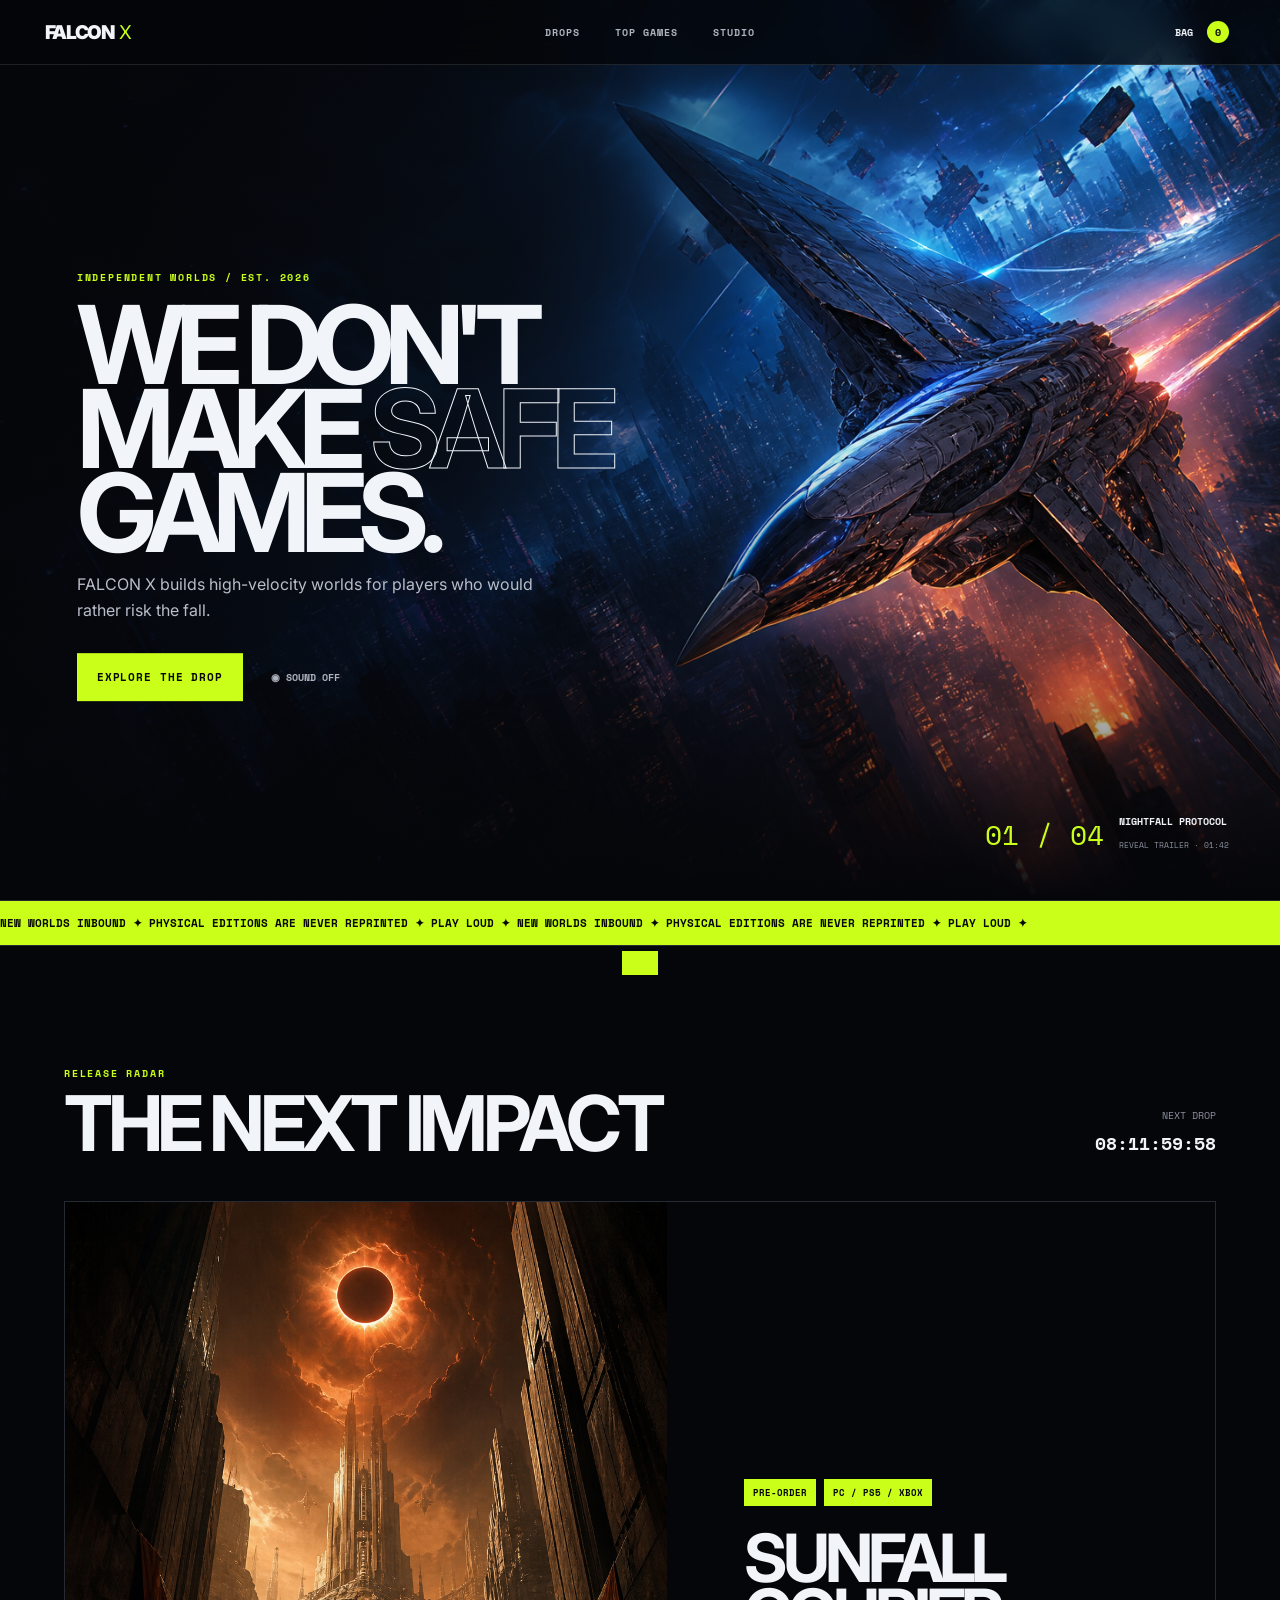
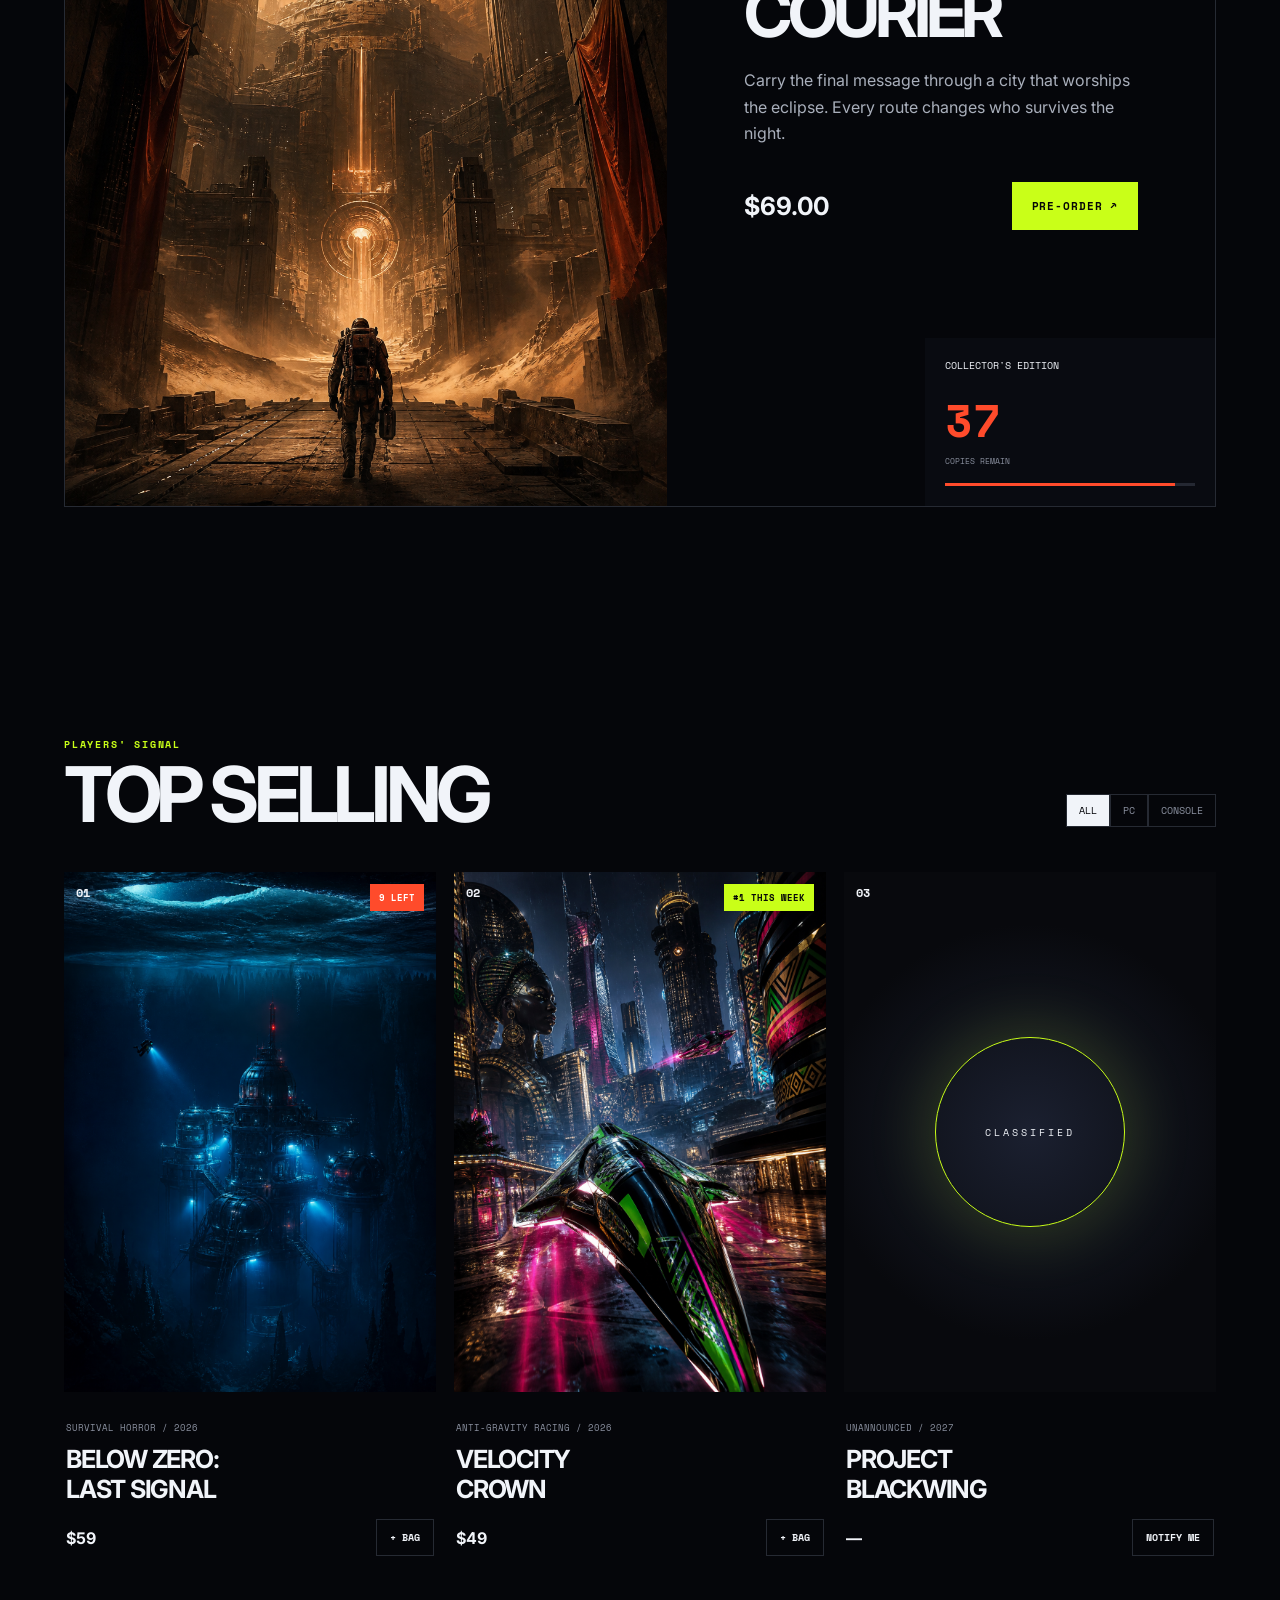
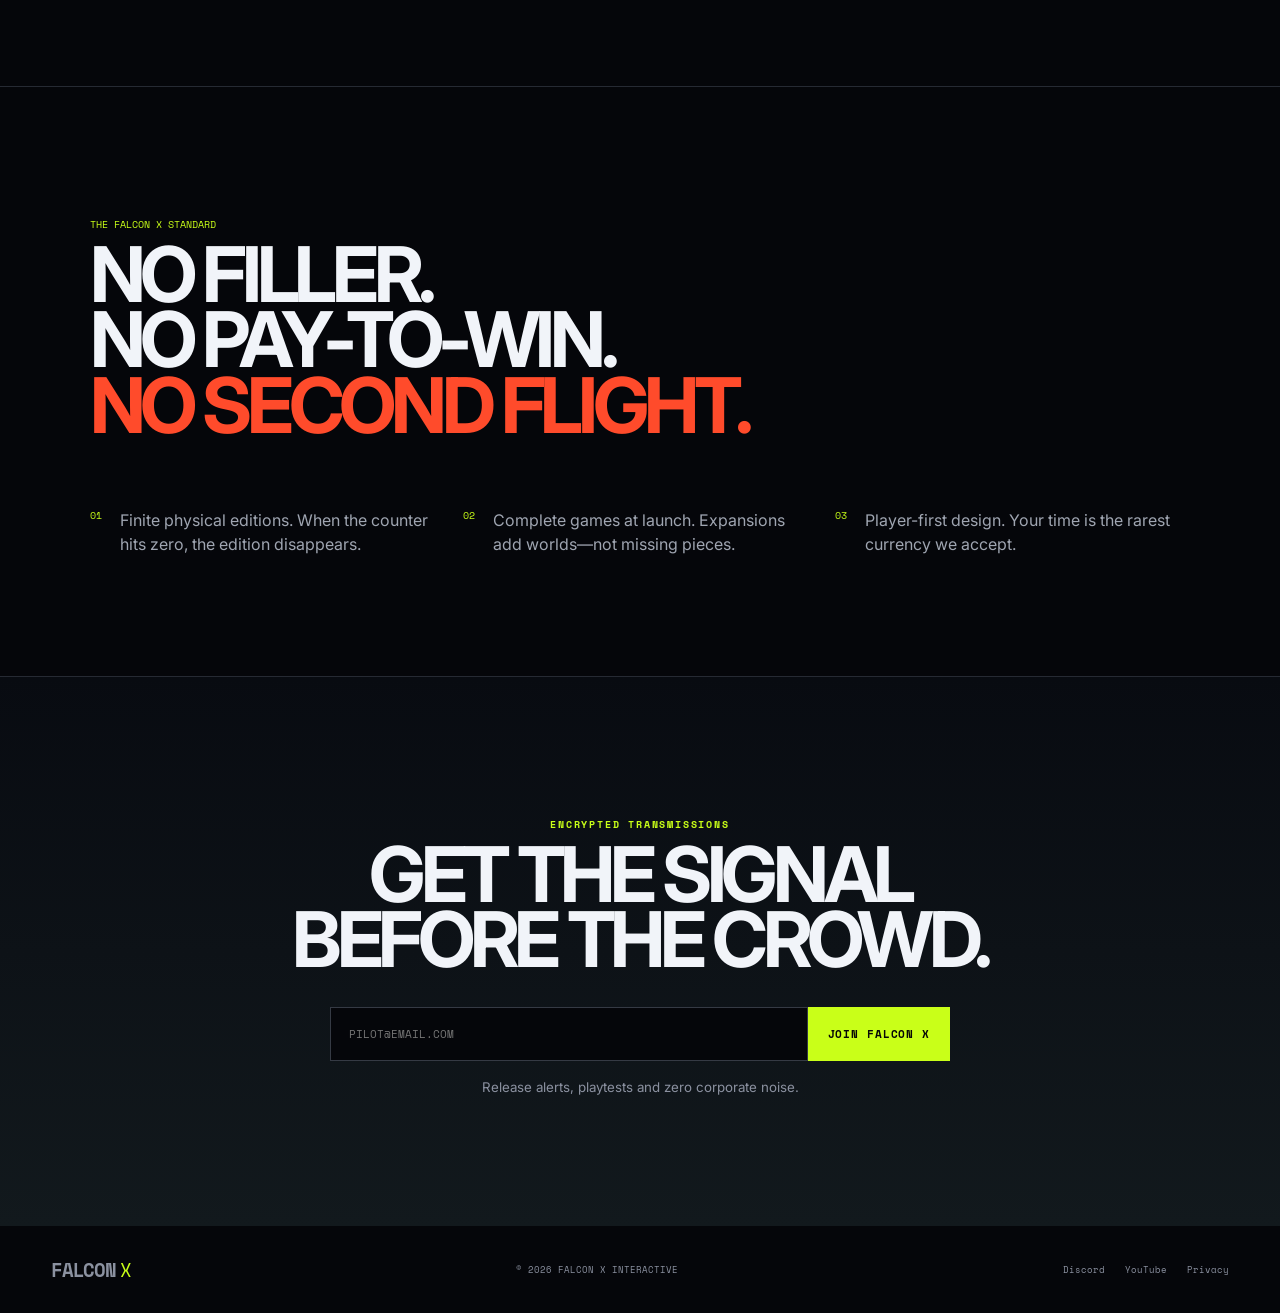
<file: index.html>
<!doctype html><html lang="en"><head><meta charset="UTF-8"><meta name="viewport" content="width=device-width,initial-scale=1"><meta name="theme-color" content="#05060a"><title>FALCON X — Games Without Gravity</title><link rel="stylesheet" href="style.css"></head><body>
<div class="cursor-glow"></div><header><a class="brand" href="#top" aria-label="Falcon X home"><b>FALCON</b><i>X</i></a><nav><a href="#drops">Drops</a><a href="#top-games">Top games</a><a href="#studio">Studio</a></nav><button class="bag" id="bagBtn">BAG <span id="bagCount">0</span></button></header>
<main id="top"><section class="hero"><img src="assets/hero.png" alt="Falcon-shaped spacecraft over a futuristic city"><div class="shade"></div><div class="hero-copy"><p class="eyebrow">INDEPENDENT WORLDS / EST. 2026</p><h1>WE DON'T<br>MAKE <em>SAFE</em><br>GAMES.</h1><p>FALCON X builds high-velocity worlds for players who would rather risk the fall.</p><div class="hero-actions"><a class="primary" href="#drops">EXPLORE THE DROP</a><button class="sound" id="soundBtn">◉ SOUND OFF</button></div></div><div class="hero-meta"><span>01 / 04</span><strong>NIGHTFALL PROTOCOL</strong><small>REVEAL TRAILER · 01:42</small></div></section>
<section class="ticker" aria-label="Announcements"><div>NEW WORLDS INBOUND ✦ PHYSICAL EDITIONS ARE NEVER REPRINTED ✦ PLAY LOUD ✦ NEW WORLDS INBOUND ✦ PHYSICAL EDITIONS ARE NEVER REPRINTED ✦ PLAY LOUD ✦</div></section>
<section class="section drops" id="drops"><div class="section-head"><div><p class="eyebrow">RELEASE RADAR</p><h2>THE NEXT IMPACT</h2></div><div class="countdown"><span>NEXT DROP</span><strong id="countdown">08:14:32:09</strong></div></div>
<article class="feature"><img src="assets/sunfall.png" alt="Sunfall game artwork"><div class="feature-copy"><div class="tags"><span>PRE-ORDER</span><span>PC / PS5 / XBOX</span></div><h3>SUNFALL<br>COURIER</h3><p>Carry the final message through a city that worships the eclipse. Every route changes who survives the night.</p><div class="price-row"><strong>$69.00</strong><button data-add="Sunfall Courier" data-price="69">PRE-ORDER ↗</button></div></div><div class="edition"><span>COLLECTOR'S EDITION</span><b>37</b><small>COPIES REMAIN</small><div class="meter"><i style="width:92%"></i></div></div></article></section>
<section class="section" id="top-games"><div class="section-head"><div><p class="eyebrow">PLAYERS' SIGNAL</p><h2>TOP SELLING</h2></div><div class="filters"><button class="active">ALL</button><button>PC</button><button>CONSOLE</button></div></div><div class="games">
<article class="game"><div class="rank">01</div><div class="cover"><img src="assets/below-zero.png" alt="Below Zero game artwork"><span class="stock">9 LEFT</span></div><div class="game-info"><p>Survival horror / 2026</p><h3>BELOW ZERO:<br>LAST SIGNAL</h3><div><strong>$59</strong><button data-add="Below Zero: Last Signal" data-price="59">+ BAG</button></div></div></article>
<article class="game"><div class="rank">02</div><div class="cover"><img src="assets/velocity.png" alt="Velocity Crown game artwork"><span class="hot">#1 THIS WEEK</span></div><div class="game-info"><p>Anti-gravity racing / 2026</p><h3>VELOCITY<br>CROWN</h3><div><strong>$49</strong><button data-add="Velocity Crown" data-price="49">+ BAG</button></div></div></article>
<article class="game coming"><div class="rank">03</div><div class="signal-orb"><i></i><b>CLASSIFIED</b></div><div class="game-info"><p>Unannounced / 2027</p><h3>PROJECT<br>BLACKWING</h3><div><strong>—</strong><button class="notify">NOTIFY ME</button></div></div></article></div></section>
<section class="manifesto" id="studio"><p>THE FALCON X STANDARD</p><h2>NO FILLER.<br>NO PAY-TO-WIN.<br><em>NO SECOND FLIGHT.</em></h2><div><span>01</span><p>Finite physical editions. When the counter hits zero, the edition disappears.</p><span>02</span><p>Complete games at launch. Expansions add worlds—not missing pieces.</p><span>03</span><p>Player-first design. Your time is the rarest currency we accept.</p></div></section>
<section class="newsletter"><p class="eyebrow">ENCRYPTED TRANSMISSIONS</p><h2>GET THE SIGNAL<br>BEFORE THE CROWD.</h2><form id="newsletter"><input type="email" placeholder="PILOT@EMAIL.COM" required><button>JOIN FALCON X</button></form><small>Release alerts, playtests and zero corporate noise.</small></section></main>
<footer><a class="brand"><b>FALCON</b><i>X</i></a><p>© 2026 FALCON X INTERACTIVE</p><div><a href="#">Discord</a><a href="#">YouTube</a><a href="#">Privacy</a></div></footer>
<aside class="drawer" id="drawer" aria-hidden="true"><div class="drawer-head"><p>YOUR BAG</p><button id="closeBag">CLOSE ×</button></div><div id="cartItems" class="cart-items"><p class="empty">Your bag is waiting for impact.</p></div><div class="total"><span>TOTAL</span><strong id="cartTotal">$0.00</strong></div><button class="checkout" id="checkoutBtn">DEMO CHECKOUT</button></aside><div class="scrim" id="scrim"></div>
<dialog id="checkout"><button class="dialog-close" id="closeCheckout">×</button><p class="eyebrow">SIMULATION ONLY</p><h2>CHECKOUT DEMO</h2><div class="steps"><b class="on">01 DETAILS</b><b>02 PAYMENT</b><b>03 CONFIRM</b></div><form id="checkoutForm"><label>EMAIL<input type="email" required placeholder="pilot@email.com"></label><label>CALLSIGN<input required placeholder="Your name"></label><div class="split"><label>COUNTRY<select><option>Nigeria</option><option>United States</option><option>United Kingdom</option></select></label><label>POSTCODE<input required placeholder="000000"></label></div><div class="demo-card">DEMO MODE — NO PAYMENT WILL BE TAKEN</div><button>COMPLETE DEMO ORDER</button></form><div class="success" id="success"><b>ORDER SIMULATED.</b><p>No money moved. No personal data was stored.</p></div></dialog>
<div class="toast" id="toast"></div><script src="app.js"></script></body></html>
</file>
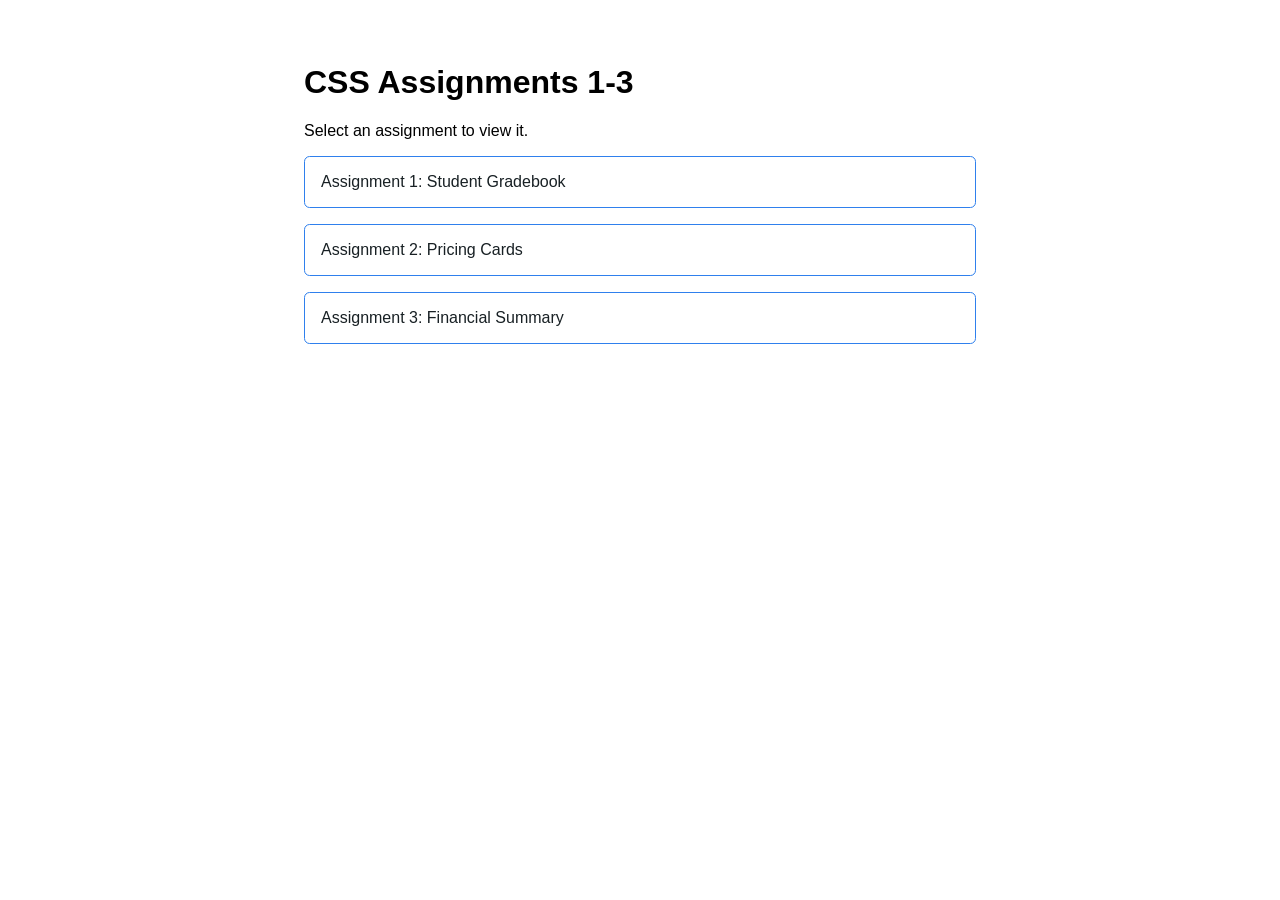
<file: css-assignments/index.html>
<!DOCTYPE html>
<html lang="en">
<head>
    <meta charset="UTF-8">
    <meta name="viewport" content="width=device-width, initial-scale=1.0">
    <title>CSS Assignments 1-3</title>
    <link rel="stylesheet" href="nav.css">
</head>
<body>
    <main class="landing">
        <h1>CSS Assignments 1-3</h1>
        <p>Select an assignment to view it.</p>
        <nav class="assignment-list" aria-label="Assignments">
            <a href="css.assignment_1/student_gradebook.html">Assignment 1: Student Gradebook</a>
            <a href="css.assignment_2/assignmenr2.html">Assignment 2: Pricing Cards</a>
            <a href="css.assignment_3/css_assignment3.html">Assignment 3: Financial Summary</a>
        </nav>
    </main>
</body>
</html>
</file>
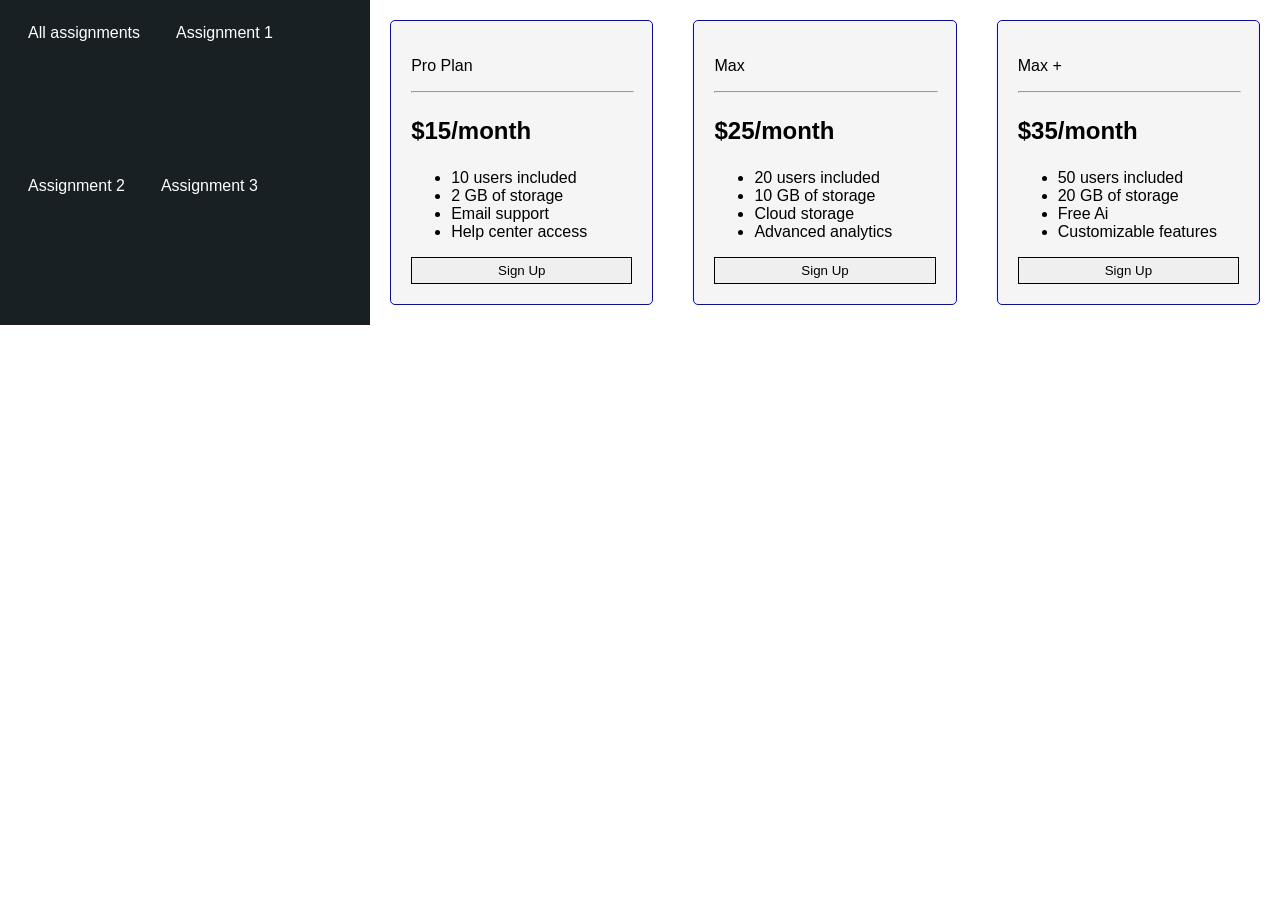
<file: css-assignments/css.assignment_2/assignmenr2.html>
<!DOCTYPE html>
<html lang="en">
<head>
    <meta charset="UTF-8">
    <meta name="viewport" content="width=device-width, initial-scale=1.0">
    <title>Pricing Card</title>
    <link rel="stylesheet" href="assignment2.css">
    <link rel="stylesheet" href="../nav.css">
</head>
<body>
    <nav class="site-nav" aria-label="Assignments">
        <a href="../index.html">All assignments</a>
        <a href="../css.assignment_1/student_gradebook.html">Assignment 1</a>
        <a href="../css.assignment_2/assignmenr2.html">Assignment 2</a>
        <a href="../css.assignment_3/css_assignment3.html">Assignment 3</a>
    </nav>
    <div class="card">
        <p>Pro Plan</p>
        <hr width="100%">
        <p class="price">$15/month</p>
        <ul>
            <li>10 users included</li>
            <li>2 GB of storage</li>
            <li>Email support</li>
            <li>Help center access</li>
        </ul>
     
        <a href="https://www.google.com"><button class="btn">Sign Up</button></a><br>
    </div>
        <div class="card">
   <p>Max </p>
        <hr width="100%">
        <p class="price">$25/month</p>
        <ul>
            <li>20 users included</li>
            <li>10 GB of storage</li>
            <li>Cloud storage</li>
            <li>Advanced analytics</li>
        </ul>
        <a href="https://www.google.com"><button class="btn">Sign Up</button></a>
</div>
<div class="card">
        <p>Max +</p>
        <hr width="100%">
        <p class="price">$35/month</p>
        <ul>
            <li>50 users included</li>
            <li>20 GB of storage</li>
            <li>Free Ai</li>
            <li>Customizable features</li>
        </ul>
       <a href="https://www.google.com"><button class="btn">Sign Up</button></a>
    </div>
</body>
</html>
</file>
<file: style.css>
@import url('https://fonts.googleapis.com/css2?family=Inter:wght@400;600;800;900&family=Space+Mono:wght@400;700&display=swap');
:root{--bg:#05060a;--ink:#f1f4f9;--muted:#8b91a0;--line:#262a33;--acid:#c9ff18;--hot:#ff4b2b}*{box-sizing:border-box}html{scroll-behavior:smooth}body{margin:0;background:var(--bg);color:var(--ink);font-family:Inter,sans-serif;overflow-x:hidden}button,a{color:inherit;font:inherit}button{cursor:pointer}a{text-decoration:none}.eyebrow{font:700 10px Space Mono;letter-spacing:.18em;color:var(--acid)}header{position:fixed;z-index:30;inset:0 0 auto;display:flex;align-items:center;justify-content:space-between;padding:20px 3.5vw;border-bottom:1px solid #ffffff1c;background:#05060ac9;backdrop-filter:blur(16px)}.brand{font-size:19px;letter-spacing:-.07em}.brand b{font-weight:900}.brand i{margin-left:5px;color:var(--acid);font-style:normal}nav{display:flex;gap:35px;text-transform:uppercase;font:700 10px Space Mono;letter-spacing:.1em}nav a{color:#aeb3bd}.bag{border:0;background:none;font:700 10px Space Mono}.bag span{display:inline-grid;place-items:center;width:22px;height:22px;margin-left:8px;border-radius:50%;background:var(--acid);color:#060708}.hero{position:relative;height:100svh;min-height:700px;overflow:hidden}.hero>img{width:100%;height:100%;object-fit:cover}.shade{position:absolute;inset:0;background:linear-gradient(90deg,#05060af5 0,#05060ab7 36%,transparent 70%),linear-gradient(0deg,#05060a 0,transparent 30%)}.hero-copy{position:absolute;left:6vw;top:50%;width:min(650px,82vw);transform:translateY(-43%)}.hero h1{margin:18px 0;font-size:clamp(58px,8.5vw,138px);line-height:.77;letter-spacing:-.085em}.hero h1 em{color:transparent;font-style:normal;-webkit-text-stroke:1px var(--ink)}.hero-copy>p:not(.eyebrow){max-width:470px;color:#b8bdc8;font-size:16px;line-height:1.6}.hero-actions{display:flex;align-items:center;gap:22px;margin-top:30px}.primary,.feature button,.checkout,.newsletter button,#checkoutForm>button{padding:16px 20px;border:0;background:var(--acid);color:#070807;font:800 11px Space Mono;letter-spacing:.08em}.sound{border:0;background:none;color:#aeb3bd;font:700 10px Space Mono}.hero-meta{position:absolute;right:4vw;bottom:5vh;display:grid;grid-template-columns:auto auto;gap:5px 15px;font:10px Space Mono}.hero-meta span{grid-row:1/3;color:var(--acid);font-size:28px}.hero-meta small{color:var(--muted)}.ticker{overflow:hidden;padding:14px 0;border-block:1px solid var(--line);background:var(--acid);color:#080908;font:700 11px Space Mono;white-space:nowrap}.ticker div{width:max-content;animation:ticker 25s linear infinite}@keyframes ticker{to{transform:translateX(-50%)}}.section{padding:110px 5vw}.section-head{display:flex;align-items:end;justify-content:space-between;margin-bottom:45px}.section h2,.manifesto h2,.newsletter h2{margin:8px 0 0;font-size:clamp(44px,6vw,90px);letter-spacing:-.07em;line-height:.85}.countdown{text-align:right;font:10px Space Mono;color:var(--muted)}.countdown strong{display:block;margin-top:7px;color:var(--ink);font-size:18px}.feature{position:relative;display:grid;grid-template-columns:1.1fr 1fr;min-height:650px;border:1px solid var(--line);overflow:hidden}.feature>img{width:100%;height:100%;object-fit:cover}.feature-copy{align-self:center;padding:6vw}.tags{display:flex;gap:8px}.tags span,.stock,.hot{padding:7px 9px;background:var(--acid);color:#050608;font:700 9px Space Mono}.feature h3{margin:25px 0;font-size:clamp(45px,5.2vw,83px);line-height:.84;letter-spacing:-.07em}.feature-copy>p{color:#a9afbb;line-height:1.65}.price-row{display:flex;align-items:center;justify-content:space-between;margin-top:35px}.price-row strong{font-size:25px}.edition{position:absolute;right:0;bottom:0;width:290px;padding:20px;background:#090b11;font:10px Space Mono}.edition b{display:block;margin-top:14px;color:var(--hot);font-size:45px}.edition small{color:var(--muted)}.meter{height:3px;margin-top:15px;background:#242832}.meter i{display:block;height:100%;background:var(--hot)}.filters button{padding:8px 12px;border:1px solid var(--line);background:none;color:var(--muted);font:10px Space Mono}.filters .active{background:var(--ink);color:var(--bg)}.games{display:grid;grid-template-columns:repeat(3,1fr);gap:18px}.game{position:relative}.rank{position:absolute;z-index:2;top:12px;left:12px;font:700 12px Space Mono}.cover{position:relative;height:520px;overflow:hidden;background:#10121a}.cover img{width:100%;height:100%;object-fit:cover;transition:.6s}.game:hover img{transform:scale(1.04)}.stock,.hot{position:absolute;right:12px;top:12px}.stock{background:var(--hot);color:white}.game-info{padding:20px 2px}.game-info p{color:var(--muted);font:9px Space Mono;text-transform:uppercase}.game-info h3{min-height:65px;margin:10px 0;font-size:25px;letter-spacing:-.05em}.game-info>div{display:flex;align-items:center;justify-content:space-between}.game-info button{border:1px solid var(--line);background:none;padding:10px 13px;font:700 10px Space Mono}.signal-orb{height:520px;display:grid;place-items:center;background:radial-gradient(circle,#1b2030,#08090d 65%);overflow:hidden}.signal-orb i{position:absolute;width:190px;height:190px;border:1px solid var(--acid);border-radius:50%;box-shadow:0 0 70px #c9ff1830;animation:pulse 2s infinite}.signal-orb b{font:10px Space Mono;letter-spacing:.3em}@keyframes pulse{50%{transform:scale(1.25);opacity:.3}}.manifesto{padding:120px 7vw;border-block:1px solid var(--line)}.manifesto>p{font:10px Space Mono;color:var(--acid)}.manifesto h2 em{color:var(--hot);font-style:normal}.manifesto>div{display:grid;grid-template-columns:auto 1fr auto 1fr auto 1fr;gap:18px;margin-top:70px}.manifesto span{color:var(--acid);font:10px Space Mono}.manifesto div p{margin:0;color:#9fa5b1;line-height:1.5}.newsletter{padding:130px 7vw;text-align:center;background:linear-gradient(#080b11,#12191d)}.newsletter form{display:flex;max-width:620px;margin:35px auto 15px}.newsletter input{flex:1;padding:18px;border:1px solid #353a44;background:#05060a;color:white;font:11px Space Mono}.newsletter small{color:var(--muted)}footer{display:flex;justify-content:space-between;align-items:center;padding:28px 4vw;color:var(--muted);font:9px Space Mono}footer div{display:flex;gap:20px}.drawer{position:fixed;z-index:60;top:0;right:0;width:min(440px,100%);height:100%;padding:25px;background:#0a0c12;transform:translateX(105%);transition:.4s}.drawer.open{transform:none}.drawer-head,.total{display:flex;justify-content:space-between;padding-bottom:20px;border-bottom:1px solid var(--line);font:700 11px Space Mono}.drawer-head button,.dialog-close{border:0;background:none}.cart-items{min-height:55%;padding:25px 0}.empty{color:var(--muted)}.cart-row{display:flex;justify-content:space-between;padding:15px 0;border-bottom:1px solid var(--line);font-size:12px}.cart-row button{border:0;background:none;color:var(--hot)}.total{margin-bottom:20px}.checkout{width:100%}.scrim{position:fixed;z-index:50;inset:0;background:#000b;opacity:0;pointer-events:none;transition:.3s}.scrim.on{opacity:1;pointer-events:auto}dialog{width:min(620px,92vw);padding:40px;border:1px solid var(--line);background:#0b0d13;color:white}dialog::backdrop{background:#000d}.dialog-close{position:absolute;right:20px;top:20px;font-size:24px}.steps{display:flex;gap:20px;margin:25px 0;color:#555b68;font:10px Space Mono}.steps .on{color:var(--acid)}label{display:grid;gap:8px;margin:16px 0;color:var(--muted);font:9px Space Mono}label input,label select{padding:14px;border:1px solid var(--line);background:#05060a;color:white}.split{display:grid;grid-template-columns:1fr 1fr;gap:15px}.demo-card{padding:18px;margin:20px 0;border:1px dashed var(--hot);color:var(--hot);text-align:center;font:10px Space Mono}#checkoutForm>button{width:100%}.success{display:none;text-align:center;padding:50px 0}.success b{color:var(--acid);font-size:28px}.toast{position:fixed;z-index:80;left:50%;bottom:25px;padding:12px 18px;background:var(--acid);color:#050608;font:700 10px Space Mono;transform:translate(-50%,100px);transition:.3s}.toast.on{transform:translate(-50%,0)}
@media(max-width:800px){header{padding:16px 18px}nav{display:none}.hero-copy{left:22px;top:47%;width:calc(100% - 44px)}.hero h1{font-size:60px}.hero-meta{left:22px;right:auto}.section{padding:80px 18px}.section-head{align-items:start}.feature{display:block}.feature>img{height:440px}.feature-copy{padding:30px 22px 150px}.edition{width:100%}.games{grid-template-columns:1fr}.cover,.signal-orb{height:500px}.manifesto{padding:90px 22px}.manifesto>div{grid-template-columns:auto 1fr}.newsletter{padding:90px 22px}.newsletter form{display:grid;gap:8px}footer{align-items:start;gap:25px;flex-direction:column}.cursor-glow{display:none}}
@media(prefers-reduced-motion:reduce){*{animation:none!important;scroll-behavior:auto!important}}
</file>
<file: css-assignments/nav.css>
body {
    margin: 0;
}

.site-nav {
    display: flex;
    flex-wrap: wrap;
    gap: 0.75rem;
    padding: 1rem;
    background: #182024;
    font-family: Arial, sans-serif;
}

.site-nav a {
    padding: 0.5rem 0.75rem;
    color: white;
    text-decoration: none;
    border-radius: 0.25rem;
}

.site-nav a:hover,
.site-nav a:focus {
    background: #2f80ed;
}

.landing {
    max-width: 42rem;
    margin: 4rem auto;
    padding: 0 1.5rem;
    font-family: Arial, sans-serif;
}

.assignment-list {
    display: grid;
    gap: 1rem;
}

.assignment-list a {
    padding: 1rem;
    color: #182024;
    text-decoration: none;
    border: 1px solid #2f80ed;
    border-radius: 0.35rem;
}

.assignment-list a:hover,
.assignment-list a:focus {
    background: #eaf3ff;
}
</file>
<file: css-assignments/css.assignment_2/assignment2.css>
body{
    font-family: Arial, sans-serif;
    display:flex;
    justify-content:center;
}

.card{
    width: 350px;
    margin: 20px;
    padding: 20px;
    background-color: #f5f5f5;
    border:1px solid blue;
    border-radius:5px;
    
}
.price{
    font-size: 24px;
    font-weight: bold;

}
.btn{
    width: 100%;
    padding:5px;
    border-style:solid;
    border-width: 1.5px;
    
    
}
.btn:hover{
    background-color: #007bff;
    color: white;
    border-color: #09dd85;
    
}
</file>
